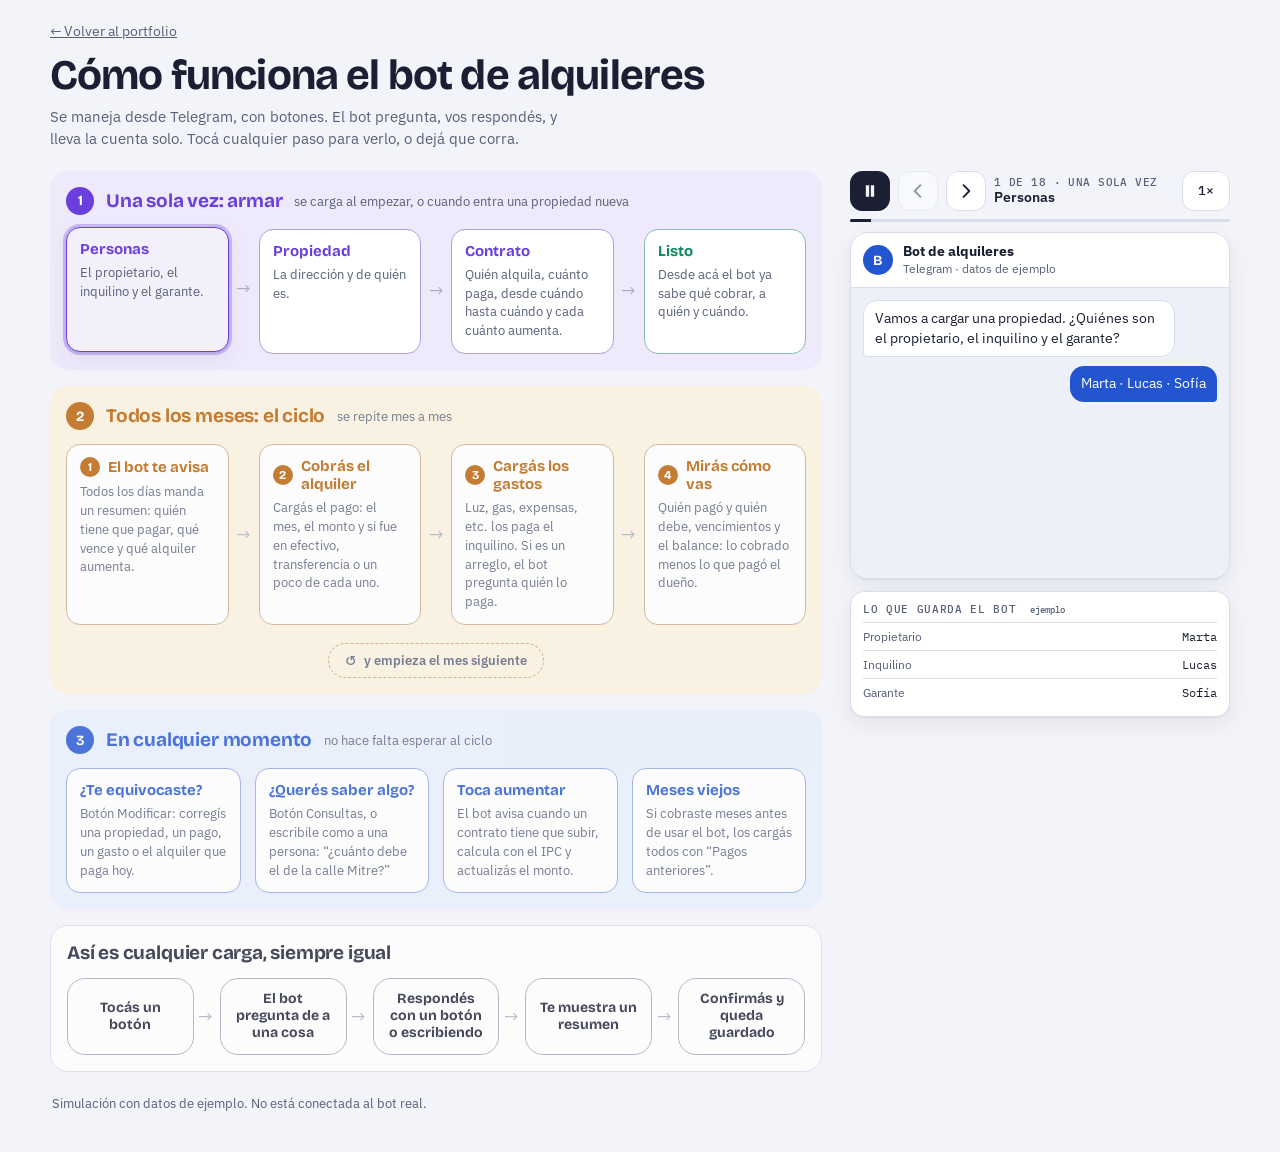
<file: bot-alquileres.html>
<!doctype html>
<html lang="es">
<head>
<meta charset="utf-8">
<meta name="viewport" content="width=device-width, initial-scale=1, viewport-fit=cover">
<title>Bot de alquileres</title>
<meta name="claude:viewport-fit-sides" content="cover">
<link rel="stylesheet" href="https://fonts.googleapis.com/css2?family=Bricolage+Grotesque:opsz,wght@12..96,500;12..96,700&family=IBM+Plex+Mono:wght@400;500&family=IBM+Plex+Sans:wght@400;500;600&display=swap">
<style>
/* Layout: a la izquierda el flujo del diagrama (armar, ciclo mensual, en cualquier momento, carga); a la derecha un chat de ejemplo y lo que el bot va guardando. En celular el chat queda fijo arriba y el flujo corre debajo. */
:root {
  --bg: #F3F4F9;
  --surface: #FFFFFF;
  --ink: #1A1F33;
  --muted: #586079;
  --line: #D9DDEA;
  --line-strong: #A9B0C6;
  --chat-bg: #EDF0F8;
  --armar: #6A3FDD;
  --armar-bg: #EFEAFB;
  --ciclo: #B85F00;
  --ciclo-bg: #FBF1DD;
  --momento: #2355D0;
  --momento-bg: #E7EEFC;
  --ok: #0B8A60;
  --ok-bg: #E2F5EC;
  --bubble-bot: #FFFFFF;
  --bubble-me: #2355D0;
  --bubble-me-ink: #FFFFFF;
  --shadow: 0 1px 2px rgba(20, 25, 50, .06), 0 8px 22px rgba(20, 25, 50, .07);
  --f-display: 'Bricolage Grotesque', 'Segoe UI', system-ui, sans-serif;
  --f-body: 'IBM Plex Sans', system-ui, -apple-system, 'Segoe UI', sans-serif;
  --f-mono: 'IBM Plex Mono', ui-monospace, Menlo, Consolas, monospace;
}
@media (prefers-color-scheme: dark) {
  :root:not([data-theme="light"]) {
    --bg: #11131C; --surface: #1A1E2B; --ink: #E9ECF7; --muted: #9AA2BB; --line: #2C3246; --line-strong: #4A5370;
    --chat-bg: #151927;
    --armar: #AE93FF; --armar-bg: #231E3B;
    --ciclo: #F2A650; --ciclo-bg: #2F2512;
    --momento: #86AAFF; --momento-bg: #17233E;
    --ok: #45D6A4; --ok-bg: #12302A;
    --bubble-bot: #222839; --bubble-me: #3A66E0; --bubble-me-ink: #FFFFFF;
    --shadow: 0 1px 2px rgba(0, 0, 0, .4), 0 8px 22px rgba(0, 0, 0, .35);
    color-scheme: dark;
  }
}
:root[data-theme="dark"] {
  --bg: #11131C; --surface: #1A1E2B; --ink: #E9ECF7; --muted: #9AA2BB; --line: #2C3246; --line-strong: #4A5370;
  --chat-bg: #151927;
  --armar: #AE93FF; --armar-bg: #231E3B;
  --ciclo: #F2A650; --ciclo-bg: #2F2512;
  --momento: #86AAFF; --momento-bg: #17233E;
  --ok: #45D6A4; --ok-bg: #12302A;
  --bubble-bot: #222839; --bubble-me: #3A66E0; --bubble-me-ink: #FFFFFF;
  --shadow: 0 1px 2px rgba(0, 0, 0, .4), 0 8px 22px rgba(0, 0, 0, .35);
  color-scheme: dark;
}

* { box-sizing: border-box; }
body {
  background: var(--bg);
  color: var(--ink);
  font-family: var(--f-body);
  padding-block: 22px 40px;
  padding-left: max(16px, env(safe-area-inset-left, 0px));
  padding-right: max(16px, env(safe-area-inset-right, 0px));
}
body::before {
  content: ""; position: fixed; inset: 0 0 auto; height: env(safe-area-inset-top, 0px);
  background: var(--bg); z-index: 30;
}
.wrap { max-width: 1180px; margin: 0 auto; }
h1, h2 { text-wrap: balance; }
h1 {
  font-family: var(--f-display); font-weight: 700; letter-spacing: -.02em;
  font-size: clamp(27px, 5.4vw, 42px); line-height: 1.04; margin: 0 0 8px;
}
.lede { color: var(--muted); font-size: 15px; line-height: 1.5; max-width: 58ch; margin: 0 0 20px; }

.layout { display: grid; grid-template-columns: minmax(0, 1fr); gap: 16px; align-items: start; }
.flow { grid-row: 2; display: flex; flex-direction: column; gap: 16px; min-width: 0; }
.stage {
  grid-row: 1; position: sticky; top: env(safe-area-inset-top, 0px); z-index: 20;
  background: var(--bg); padding-block: 8px; min-width: 0;
}
@media (min-width: 1080px) {
  .layout { grid-template-columns: minmax(0, 1fr) 380px; gap: 28px; }
  .flow { grid-column: 1; grid-row: 1; }
  .stage { grid-column: 2; grid-row: 1; top: 16px; padding-block: 0; background: transparent; }
}

/* ---------- Controles ---------- */
.ctl { display: flex; align-items: center; gap: 8px; }
.icon {
  appearance: none; width: 40px; height: 40px; flex: none; border-radius: 12px;
  border: 1px solid var(--line); background: var(--surface); color: var(--ink);
  display: grid; place-items: center; cursor: pointer; padding: 0;
}
.icon.primary { background: var(--ink); color: var(--bg); border-color: var(--ink); }
.icon:focus-visible, .node:focus-visible, .speed:focus-visible { outline: 2px solid var(--ink); outline-offset: 2px; }
.speed {
  appearance: none; flex: none; height: 40px; min-width: 48px; padding: 0 10px; border-radius: 12px;
  border: 1px solid var(--line); background: var(--surface); color: var(--ink);
  font: 500 13px var(--f-mono); cursor: pointer;
}
.cap { flex: 1; min-width: 0; line-height: 1.25; }
.cap small { display: block; font: 500 11px var(--f-mono); color: var(--muted); letter-spacing: .04em; text-transform: uppercase; }
.cap b { display: block; font-size: 14px; font-weight: 600; white-space: nowrap; overflow: hidden; text-overflow: ellipsis; }
.bar { height: 3px; background: var(--line); border-radius: 3px; margin: 8px 0 10px; overflow: hidden; }
.bar i { display: block; height: 100%; width: 0; background: var(--ink); transition: width .4s ease; }

/* ---------- Chat ---------- */
.phone { border: 1px solid var(--line); border-radius: 18px; background: var(--surface); overflow: hidden; box-shadow: var(--shadow); }
.phead { display: flex; align-items: center; gap: 10px; padding: 10px 12px; border-bottom: 1px solid var(--line); }
.av { width: 30px; height: 30px; border-radius: 50%; background: var(--momento); color: var(--surface); display: grid; place-items: center; font: 700 14px var(--f-display); }
.phead b { display: block; font-size: 14px; line-height: 1.2; }
.phead small { color: var(--muted); font-size: 12px; }
.phead .hold { margin-left: auto; font: 500 11px var(--f-mono); color: var(--muted); opacity: 0; transition: opacity .2s; }
.phone.held .hold { opacity: 1; }
.chat {
  height: 220px; overflow-y: auto; padding: 10px; background: var(--chat-bg);
  display: flex; flex-direction: column; gap: 7px; scroll-behavior: smooth; overscroll-behavior: contain;
}
.m {
  max-width: 88%; padding: 8px 11px; border-radius: 14px; font-size: 14px; line-height: 1.4;
  white-space: pre-line; overflow-wrap: anywhere; animation: pop .28s ease both;
}
.m.bot { align-self: flex-start; background: var(--bubble-bot); border: 1px solid var(--line); border-bottom-left-radius: 4px; }
.m.me { align-self: flex-end; background: var(--bubble-me); color: var(--bubble-me-ink); border-bottom-right-radius: 4px; }
.day { align-self: center; font: 500 11px var(--f-mono); color: var(--muted); background: var(--surface); border: 1px solid var(--line); border-radius: 99px; padding: 2px 10px; animation: pop .28s ease both; }
.btns { display: flex; flex-wrap: wrap; gap: 6px; margin-top: 8px; }
.btns span { border: 1px solid var(--momento); color: var(--momento); border-radius: 8px; padding: 3px 9px; font-size: 12.5px; font-weight: 500; }
.typing { align-self: flex-start; display: flex; gap: 4px; padding: 11px 13px; background: var(--bubble-bot); border: 1px solid var(--line); border-radius: 14px; border-bottom-left-radius: 4px; }
.typing i { width: 6px; height: 6px; border-radius: 50%; background: var(--line-strong); animation: blink 1s infinite ease-in-out; }
.typing i:nth-child(2) { animation-delay: .15s; }
.typing i:nth-child(3) { animation-delay: .3s; }

/* ---------- Lo que guarda el bot ---------- */
.ledger { margin-top: 8px; }
.ledger h2 { display: none; margin: 0 0 6px; font: 500 11px var(--f-mono); letter-spacing: .06em; text-transform: uppercase; color: var(--muted); }
.ledger h2 small { text-transform: none; letter-spacing: 0; margin-left: 6px; }
.ledger ul { list-style: none; margin: 0; padding: 0; display: flex; gap: 6px; overflow-x: auto; scroll-behavior: smooth; }
.ledger li { flex: none; display: flex; gap: 6px; align-items: baseline; border: 1px solid var(--line); background: var(--surface); border-radius: 99px; padding: 3px 10px; font-size: 12px; }
.ledger .k { color: var(--muted); }
.ledger .v { font-family: var(--f-mono); font-size: 12px; }
.ledger li.new { animation: flash 1.6s ease-out; border-color: var(--ok); }
@media (min-width: 1080px) {
  .chat { height: 290px; padding: 12px; gap: 8px; }
  .ledger { margin-top: 12px; border: 1px solid var(--line); border-radius: 14px; background: var(--surface); padding: 10px 12px; box-shadow: var(--shadow); }
  .ledger h2 { display: block; }
  .ledger ul { flex-direction: column; gap: 0; max-height: 236px; overflow-y: auto; overflow-x: hidden; }
  .ledger li { border: 0; border-top: 1px solid var(--line); border-radius: 0; background: transparent; padding: 6px 0; justify-content: space-between; gap: 14px; }
  .ledger li.new { border-top-color: var(--ok); }
  .ledger .v { text-align: right; }
}

/* ---------- Flujo ---------- */
.sec { --ac: var(--armar); --ac-bg: var(--armar-bg); background: var(--ac-bg); border-radius: 18px; padding: 16px; transition: opacity .3s; }
.sec[data-g="ciclo"] { --ac: var(--ciclo); --ac-bg: var(--ciclo-bg); }
.sec[data-g="momento"] { --ac: var(--momento); --ac-bg: var(--momento-bg); }
.sec[data-g="carga"] { --ac: var(--muted); --ac-bg: var(--surface); border: 1px solid var(--line); }
.sec:not(.active) { opacity: .8; }
.sh { display: flex; flex-wrap: wrap; align-items: center; gap: 4px 12px; margin-bottom: 14px; }
.sn { width: 28px; height: 28px; border-radius: 50%; background: var(--ac); color: var(--surface); display: grid; place-items: center; font: 700 14px var(--f-display); flex: none; }
.sh h2 { margin: 0; font: 700 19px/1.15 var(--f-display); color: var(--ac); letter-spacing: -.01em; }
.sh p { margin: 0; font-size: 12.5px; color: var(--muted); }

.row { display: grid; grid-template-columns: minmax(0, 1fr); gap: 28px; }
.row.plain { gap: 12px; }
@media (min-width: 440px) { .row.plain { grid-template-columns: repeat(2, minmax(0, 1fr)); } }
@media (min-width: 700px) {
  .row { grid-template-columns: repeat(4, minmax(0, 1fr)); gap: 30px; }
  .row.five { grid-template-columns: repeat(5, minmax(0, 1fr)); gap: 26px; }
  .row.plain { grid-template-columns: repeat(4, minmax(0, 1fr)); gap: 14px; }
}

.node {
  appearance: none; font: inherit; color: inherit; text-align: left; cursor: pointer; position: relative; min-width: 0;
  display: flex; flex-direction: column; gap: 6px; padding: 12px 13px; border-radius: 14px;
  border: 1.5px solid color-mix(in srgb, var(--ac) 40%, var(--line));
  background: var(--surface);
  transition: border-color .3s, background .3s, box-shadow .3s, transform .3s;
  scroll-margin-top: calc(var(--stageh, 16px) + 16px); scroll-margin-bottom: 16px;
}
.nt { font: 700 15px/1.2 var(--f-display); color: var(--ac); display: flex; gap: 8px; align-items: center; }
.nd { font-size: 13px; line-height: 1.45; color: var(--muted); }
.num { font-style: normal; width: 20px; height: 20px; border-radius: 50%; background: var(--ac); color: var(--surface); display: grid; place-items: center; font: 700 12px var(--f-display); flex: none; }
.node.seen { border-color: var(--ac); }
.node.on {
  border-color: var(--ac); transform: translateY(-2px);
  background: color-mix(in srgb, var(--ac) 8%, var(--surface));
  box-shadow: 0 0 0 3px color-mix(in srgb, var(--ac) 30%, transparent), var(--shadow);
  animation: ring 1.8s ease-in-out infinite;
}
.node.ok { --ac: var(--ok); }
.row.arrows .node:not(:last-child)::after {
  content: "↓"; position: absolute; left: 50%; bottom: -26px; transform: translateX(-50%);
  width: 20px; text-align: center; font-size: 18px; line-height: 24px; color: var(--line-strong); transition: color .3s;
}
.row.arrows .node.seen:not(:last-child)::after { color: var(--ac); }
@media (min-width: 700px) {
  .row.arrows .node:not(:last-child)::after { content: "→"; left: auto; right: -26px; bottom: auto; top: 50%; transform: translateY(-50%); }
  .row.five.arrows .node:not(:last-child)::after { right: -23px; }
}
.pill { text-align: center; justify-content: center; align-items: center; border-radius: 18px; }
.pill .nt { font-size: 14px; justify-content: center; color: var(--ink); }
.pill.seen .nt, .pill.on .nt { color: var(--ac); }
.pill.last.seen, .pill.last.on { background: var(--ok); }
.pill.last.seen .nt, .pill.last.on .nt { color: #fff; }
.pill.last.seen { border-color: var(--ok); }

.loop {
  appearance: none; font: 600 13px var(--f-body); cursor: pointer; margin: 18px auto 0; display: flex; gap: 8px; align-items: center;
  padding: 8px 16px; border-radius: 99px; color: var(--muted); background: transparent;
  border: 1.5px dashed color-mix(in srgb, var(--ac) 50%, var(--line)); transition: all .3s;
  scroll-margin-top: calc(var(--stageh, 16px) + 16px); scroll-margin-bottom: 16px;
}
.loop:focus-visible { outline: 2px solid var(--ink); outline-offset: 2px; }
.loop.seen { color: var(--ac); border-color: var(--ac); }
.loop.on { color: var(--surface); background: var(--ac); border-style: solid; border-color: var(--ac); animation: ring 1.8s ease-in-out infinite; }
.loop.on span { display: inline-block; animation: spin 1.4s linear infinite; }
.foot { color: var(--muted); font-size: 12.5px; line-height: 1.5; margin: 6px 2px 0; }

@keyframes pop { from { opacity: 0; transform: translateY(6px) scale(.98); } to { opacity: 1; transform: none; } }
@keyframes blink { 0%, 80%, 100% { opacity: .3; } 40% { opacity: 1; } }
@keyframes flash { from { background: color-mix(in srgb, var(--ok) 28%, transparent); } to { background: transparent; } }
@keyframes ring {
  0%, 100% { box-shadow: 0 0 0 3px color-mix(in srgb, var(--ac) 30%, transparent), var(--shadow); }
  50% { box-shadow: 0 0 0 6px color-mix(in srgb, var(--ac) 12%, transparent), var(--shadow); }
}
@keyframes spin { to { transform: rotate(-360deg); } }
@media (prefers-reduced-motion: reduce) {
  *, *::before, *::after { animation: none !important; transition: none !important; scroll-behavior: auto !important; }
}
</style>

<style>body{margin:0;font-size:14px}</style>
</head>
<body>
<div class="wrap">
  <p style="margin:0 0 14px;font-size:13.5px"><a href="index.html#proyectos" style="color:var(--muted)">← Volver al portfolio</a></p>
  <h1>Cómo funciona el bot de alquileres</h1>
  <p class="lede">Se maneja desde Telegram, con botones. El bot pregunta, vos respondés, y lleva la cuenta solo. Tocá cualquier paso para verlo, o dejá que corra.</p>

  <div class="layout">
    <aside class="stage" id="stage" aria-label="Simulación del bot">
      <div class="ctl">
        <button class="icon primary" id="play" type="button" aria-label="Pausar"></button>
        <button class="icon" id="prev" type="button" aria-label="Paso anterior"><svg viewBox="0 0 24 24" width="20" height="20" fill="none" stroke="currentColor" stroke-width="2.2" stroke-linecap="round" stroke-linejoin="round" aria-hidden="true"><path d="M15 5l-7 7 7 7"/></svg></button>
        <button class="icon" id="next" type="button" aria-label="Paso siguiente"><svg viewBox="0 0 24 24" width="20" height="20" fill="none" stroke="currentColor" stroke-width="2.2" stroke-linecap="round" stroke-linejoin="round" aria-hidden="true"><path d="M9 5l7 7-7 7"/></svg></button>
        <div class="cap"><small id="capGroup"></small><b id="capTitle"></b></div>
        <button class="speed" id="speed" type="button" aria-label="Velocidad">1×</button>
      </div>
      <div class="bar" aria-hidden="true"><i id="barFill"></i></div>
      <div class="phone">
        <div class="phead"><span class="av" aria-hidden="true">B</span><div><b>Bot de alquileres</b><small>Telegram · datos de ejemplo</small></div><span class="hold">⏸ pausado</span></div>
        <div class="chat" id="chat" aria-live="polite"></div>
      </div>
      <div class="ledger">
        <h2>Lo que guarda el bot <small>ejemplo</small></h2>
        <ul id="ledger"></ul>
      </div>
    </aside>

    <main class="flow">
      <section class="sec" data-g="armar">
        <header class="sh"><span class="sn">1</span><h2>Una sola vez: armar</h2><p>se carga al empezar, o cuando entra una propiedad nueva</p></header>
        <div class="row arrows">
          <button class="node" data-step="0" type="button"><span class="nt">Personas</span><span class="nd">El propietario, el inquilino y el garante.</span></button>
          <button class="node" data-step="1" type="button"><span class="nt">Propiedad</span><span class="nd">La dirección y de quién es.</span></button>
          <button class="node" data-step="2" type="button"><span class="nt">Contrato</span><span class="nd">Quién alquila, cuánto paga, desde cuándo hasta cuándo y cada cuánto aumenta.</span></button>
          <button class="node ok" data-step="3" type="button"><span class="nt">Listo</span><span class="nd">Desde acá el bot ya sabe qué cobrar, a quién y cuándo.</span></button>
        </div>
      </section>

      <section class="sec" data-g="ciclo">
        <header class="sh"><span class="sn">2</span><h2>Todos los meses: el ciclo</h2><p>se repite mes a mes</p></header>
        <div class="row arrows">
          <button class="node" data-step="4" type="button"><span class="nt"><i class="num">1</i>El bot te avisa</span><span class="nd">Todos los días manda un resumen: quién tiene que pagar, qué vence y qué alquiler aumenta.</span></button>
          <button class="node" data-step="5" type="button"><span class="nt"><i class="num">2</i>Cobrás el alquiler</span><span class="nd">Cargás el pago: el mes, el monto y si fue en efectivo, transferencia o un poco de cada uno.</span></button>
          <button class="node" data-step="6" type="button"><span class="nt"><i class="num">3</i>Cargás los gastos</span><span class="nd">Luz, gas, expensas, etc. los paga el inquilino. Si es un arreglo, el bot pregunta quién lo paga.</span></button>
          <button class="node" data-step="7" type="button"><span class="nt"><i class="num">4</i>Mirás cómo vas</span><span class="nd">Quién pagó y quién debe, vencimientos y el balance: lo cobrado menos lo que pagó el dueño.</span></button>
        </div>
        <button class="loop" data-step="8" type="button"><span aria-hidden="true">↺</span>y empieza el mes siguiente</button>
      </section>

      <section class="sec" data-g="momento">
        <header class="sh"><span class="sn">3</span><h2>En cualquier momento</h2><p>no hace falta esperar al ciclo</p></header>
        <div class="row plain">
          <button class="node" data-step="9" type="button"><span class="nt">¿Te equivocaste?</span><span class="nd">Botón Modificar: corregís una propiedad, un pago, un gasto o el alquiler que paga hoy.</span></button>
          <button class="node" data-step="10" type="button"><span class="nt">¿Querés saber algo?</span><span class="nd">Botón Consultas, o escribile como a una persona: “¿cuánto debe el de la calle Mitre?”</span></button>
          <button class="node" data-step="11" type="button"><span class="nt">Toca aumentar</span><span class="nd">El bot avisa cuando un contrato tiene que subir, calcula con el IPC y actualizás el monto.</span></button>
          <button class="node" data-step="12" type="button"><span class="nt">Meses viejos</span><span class="nd">Si cobraste meses antes de usar el bot, los cargás todos con “Pagos anteriores”.</span></button>
        </div>
      </section>

      <section class="sec" data-g="carga">
        <header class="sh"><h2 style="color:var(--ink)">Así es cualquier carga, siempre igual</h2></header>
        <div class="row five arrows">
          <button class="node pill" data-step="13" type="button"><span class="nt">Tocás un botón</span></button>
          <button class="node pill" data-step="14" type="button"><span class="nt">El bot pregunta de a una cosa</span></button>
          <button class="node pill" data-step="15" type="button"><span class="nt">Respondés con un botón o escribiendo</span></button>
          <button class="node pill" data-step="16" type="button"><span class="nt">Te muestra un resumen</span></button>
          <button class="node pill last" data-step="17" type="button"><span class="nt">Confirmás y queda guardado</span></button>
        </div>
      </section>
      <p class="foot">Simulación con datos de ejemplo. No está conectada al bot real.</p>
    </main>
  </div>
</div>

<script>
(function () {
  var GROUPS = { armar: 'Una sola vez', ciclo: 'El ciclo mensual', momento: 'En cualquier momento', carga: 'Cualquier carga' };
  var S = [
    { g: 'armar', t: 'Personas',
      m: [['bot', 'Vamos a cargar una propiedad. ¿Quiénes son el propietario, el inquilino y el garante?'], ['me', 'Marta · Lucas · Sofía']],
      s: [['Propietario', 'Marta'], ['Inquilino', 'Lucas'], ['Garante', 'Sofía']] },
    { g: 'armar', t: 'Propiedad',
      m: [['bot', '¿Cuál es la dirección?'], ['me', 'Mitre 450, 2°B'], ['bot', '¿De quién es?', ['Marta', 'Otra persona']], ['me', 'Marta']],
      s: [['Propiedad', 'Mitre 450, 2°B']] },
    { g: 'armar', t: 'Contrato',
      m: [['bot', '¿Cuánto paga, desde cuándo hasta cuándo y cada cuánto aumenta?'], ['me', '$320.000 · 01/12/2025 a 30/11/2027 · cada 6 meses']],
      s: [['Alquiler', '$320.000'], ['Contrato', 'dic 2025 → nov 2027'], ['Aumento', 'cada 6 meses (IPC)']] },
    { g: 'armar', t: 'Listo',
      m: [['bot', 'Listo ✓\nDesde ahora sé qué cobrar, a quién y cuándo.']], s: [] },

    { g: 'ciclo', t: 'El bot te avisa',
      m: [['day', 'Hoy · 8:00'], ['bot', 'Resumen del día\n• Mitre 450 vence el día 10\n• En diciembre sube el alquiler']],
      s: [['Mes en curso', 'octubre']] },
    { g: 'ciclo', t: 'Cobrás el alquiler',
      m: [['bot', '¿Cobraste Mitre 450 de octubre?', ['Efectivo', 'Transferencia', 'Un poco de cada uno']], ['me', 'Transferencia'], ['bot', 'Guardado ✓\nMitre 450 · octubre · $320.000']],
      s: [['Cobro oct', '$320.000 · transferencia']] },
    { g: 'ciclo', t: 'Cargás los gastos',
      m: [['bot', '¿Qué gasto querés cargar?', ['Luz', 'Gas', 'Expensas', 'Arreglo']], ['me', 'Luz · $18.400'], ['bot', 'Lo paga el inquilino. Guardado ✓']],
      s: [['Luz oct', '$18.400 · inquilino']] },
    { g: 'ciclo', t: 'Mirás cómo vas',
      m: [['bot', 'Balance de octubre\nCobrado: $320.000\nPagó el dueño: $41.000\nTe queda: $279.000']],
      s: [['Balance oct', '$279.000']] },
    { g: 'ciclo', t: 'Empieza el mes siguiente',
      m: [['day', '1 de noviembre'], ['bot', 'Empieza noviembre. Mitre 450 vence el día 10.']],
      s: [['Mes en curso', 'noviembre']] },

    { g: 'momento', t: '¿Te equivocaste?',
      m: [['me', 'Modificar'], ['bot', '¿Qué querés corregir?', ['Propiedad', 'Pago', 'Gasto', 'Alquiler']], ['me', 'Gasto'], ['bot', 'Luz de octubre: $18.400. ¿Nuevo monto?'], ['me', '$16.800'], ['bot', 'Corregido ✓']],
      s: [['Luz oct', '$16.800 · corregido']] },
    { g: 'momento', t: '¿Querés saber algo?',
      m: [['me', '¿cuánto debe el de la calle Mitre?'], ['bot', 'Mitre 450 no debe nada de octubre. Noviembre vence el día 10.']], s: [] },
    { g: 'momento', t: 'Toca aumentar',
      m: [['day', 'Aviso'], ['bot', 'El contrato de Mitre 450 sube en diciembre. Con el IPC pasaría de $320.000 a $352.000. ¿Actualizo?', ['Actualizar', 'Más tarde']], ['me', 'Actualizar']],
      s: [['Alquiler', '$352.000 desde dic']] },
    { g: 'momento', t: 'Meses viejos',
      m: [['me', 'Pagos anteriores'], ['bot', '¿Desde qué mes cargo?'], ['me', 'Julio 2026'], ['bot', 'Listo ✓ 3 meses cargados.']],
      s: [['Historial', 'desde jul 2026']] },

    { g: 'carga', t: 'Tocás un botón',
      m: [['me', 'Cargar gasto']], s: [] },
    { g: 'carga', t: 'El bot pregunta de a una cosa',
      m: [['bot', '¿De qué propiedad?', ['Mitre 450']]], s: [] },
    { g: 'carga', t: 'Respondés con un botón o escribiendo',
      m: [['me', 'Mitre 450'], ['bot', '¿Qué gasto y cuánto?'], ['me', 'Gas 9200']], s: [] },
    { g: 'carga', t: 'Te muestra un resumen',
      m: [['bot', 'Resumen\nGas · Mitre 450 · $9.200\n¿Está bien?', ['Confirmar', 'Cambiar']]], s: [] },
    { g: 'carga', t: 'Confirmás y queda guardado',
      m: [['me', 'Confirmar'], ['bot', 'Guardado ✓']],
      s: [['Gas nov', '$9.200']] }
  ];
  var N = S.length;

  var $ = function (id) { return document.getElementById(id); };
  var chat = $('chat'), ledgerEl = $('ledger'), stage = $('stage');
  var targets = Array.prototype.slice.call(document.querySelectorAll('[data-step]'));
  var secs = Array.prototype.slice.call(document.querySelectorAll('.sec'));
  var reduce = window.matchMedia('(prefers-reduced-motion: reduce)').matches;
  var wide = window.matchMedia('(min-width: 1080px)');

  var cur = 0, playing = false, speed = 1, run = 0;
  var SPEEDS = [1, 1.5, 2];

  var ICON = {
    play: '<svg viewBox="0 0 24 24" width="20" height="20" fill="currentColor" aria-hidden="true"><path d="M8 5v14l11-7z"/></svg>',
    pause: '<svg viewBox="0 0 24 24" width="20" height="20" fill="currentColor" aria-hidden="true"><path d="M7 5h4v14H7zM13 5h4v14h-4z"/></svg>',
    again: '<svg viewBox="0 0 24 24" width="20" height="20" fill="currentColor" aria-hidden="true"><path d="M12 5V2L7 6l5 4V7a5 5 0 1 1-5 5H5a7 7 0 1 0 7-7z"/></svg>'
  };

  // Espera ms (según la velocidad). Mientras el mouse está sobre el chat, el tiempo no corre: da para leer tranquilo.
  var hold = false;
  function sleep(ms) {
    return new Promise(function (r) {
      var left = ms / speed;
      (function tick() {
        if (left <= 0) return r();
        if (!hold) left -= 100;
        setTimeout(tick, 100);
      })();
    });
  }

  function bubble(m) {
    var el = document.createElement('div');
    if (m[0] === 'day') { el.className = 'day'; el.textContent = m[1]; return el; }
    el.className = 'm ' + m[0];
    el.appendChild(document.createTextNode(m[1]));
    if (m[2]) {
      var b = document.createElement('div'); b.className = 'btns';
      m[2].forEach(function (t) { var s = document.createElement('span'); s.textContent = t; b.appendChild(s); });
      el.appendChild(b);
    }
    return el;
  }
  function add(m) { chat.appendChild(bubble(m)); chat.scrollTop = chat.scrollHeight; }
  function typing() {
    var t = document.createElement('div'); t.className = 'typing';
    t.innerHTML = '<i></i><i></i><i></i>'; chat.appendChild(t); chat.scrollTop = chat.scrollHeight; return t;
  }

  function ledgerAt(i, flash) {
    var map = new Map(), fresh = {};
    for (var j = 0; j <= i; j++) {
      S[j].s.forEach(function (kv) {
        map.set(kv[0], kv[1]);
        if (j === i) fresh[kv[0]] = true;
      });
    }
    ledgerEl.innerHTML = '';
    map.forEach(function (v, k) {
      var li = document.createElement('li');
      if (flash && fresh[k]) li.className = 'new';
      var a = document.createElement('span'); a.className = 'k'; a.textContent = k;
      var b = document.createElement('span'); b.className = 'v'; b.textContent = v;
      li.appendChild(a); li.appendChild(b); ledgerEl.appendChild(li);
    });
    ledgerEl.scrollLeft = ledgerEl.scrollWidth;
    ledgerEl.scrollTop = ledgerEl.scrollHeight;
  }

  function paint(i) {
    var g = S[i].g;
    targets.forEach(function (el) {
      var n = +el.getAttribute('data-step');
      el.classList.toggle('on', n === i);
      el.classList.toggle('seen', n < i);
    });
    secs.forEach(function (s) { s.classList.toggle('active', s.getAttribute('data-g') === g); });
    $('capGroup').textContent = (i + 1) + ' de ' + N + ' · ' + GROUPS[g];
    $('capTitle').textContent = S[i].t;
    $('barFill').style.width = ((i + 1) / N * 100) + '%';
    $('prev').disabled = i === 0;
    $('prev').style.opacity = i === 0 ? .45 : 1;
    $('next').disabled = i === N - 1;
    $('next').style.opacity = i === N - 1 ? .45 : 1;
  }

  function setBtn() {
    var b = $('play');
    var atEnd = !playing && cur === N - 1;
    b.innerHTML = playing ? ICON.pause : (atEnd ? ICON.again : ICON.play);
    b.setAttribute('aria-label', playing ? 'Pausar' : (atEnd ? 'Ver de nuevo' : 'Reproducir'));
  }

  function measure() {
    document.documentElement.style.setProperty('--stageh', wide.matches ? '16px' : stage.offsetHeight + 'px');
  }

  async function show(i, animated) {
    var id = ++run;
    cur = i;
    paint(i);
    measure();
    chat.innerHTML = '';
    for (var j = 0; j < i; j++) {
      if (S[j].g === S[i].g) S[j].m.forEach(add);
    }
    var prior = [];
    if (!animated) {
      S[i].m.forEach(add);
      ledgerAt(i, false);
    } else {
      ledgerAt(i - 1 < 0 ? -1 : i - 1, false);
      var node = document.querySelector('[data-step="' + i + '"]');
      if (node && node.scrollIntoView && !reduce) node.scrollIntoView({ block: 'nearest', behavior: 'smooth' });
      for (var k = 0; k < S[i].m.length; k++) {
        var m = S[i].m[k];
        if (m[0] === 'bot') { var t = typing(); await sleep(1100); t.remove(); }
        else if (m[0] === 'me') { await sleep(1300); }
        else { await sleep(800); }
        if (id !== run) return;
        add(m);
        // Tiempo para leer: más largo el mensaje, más espera.
        if (m[0] !== 'day') { await sleep(1400 + m[1].length * 60); if (id !== run) return; }
      }
      ledgerAt(i, true);
    }
    setBtn();
    if (id !== run) return;
    if (playing) {
      await sleep(3500);
      if (id !== run || !playing) return;
      if (i < N - 1) { show(i + 1, true); }
      else { playing = false; setBtn(); }
    }
  }

  function go(i) { show(Math.max(0, Math.min(N - 1, i)), false); }

  $('play').addEventListener('click', function () {
    if (playing) { playing = false; setBtn(); return; }
    playing = true;
    if (cur === N - 1) { show(0, false); } else { show(cur, false); }
  });
  $('prev').addEventListener('click', function () { go(cur - 1); });
  $('next').addEventListener('click', function () { go(cur + 1); });
  $('speed').addEventListener('click', function () {
    var k = (SPEEDS.indexOf(speed) + 1) % SPEEDS.length;
    speed = SPEEDS[k]; this.textContent = (speed === 1.5 ? '1,5' : speed) + '×';
  });
  targets.forEach(function (el) {
    el.addEventListener('click', function () { go(+el.getAttribute('data-step')); });
  });
  document.addEventListener('keydown', function (e) {
    if (e.key === 'ArrowRight') go(cur + 1);
    if (e.key === 'ArrowLeft') go(cur - 1);
  });
  window.addEventListener('resize', measure);
  var phone = document.querySelector('.phone');
  phone.addEventListener('mouseenter', function () { hold = true; phone.classList.add('held'); });
  phone.addEventListener('mouseleave', function () { hold = false; phone.classList.remove('held'); });

  playing = !reduce;
  show(0, false);
})();
</script>

</body>
</html>
</file>
